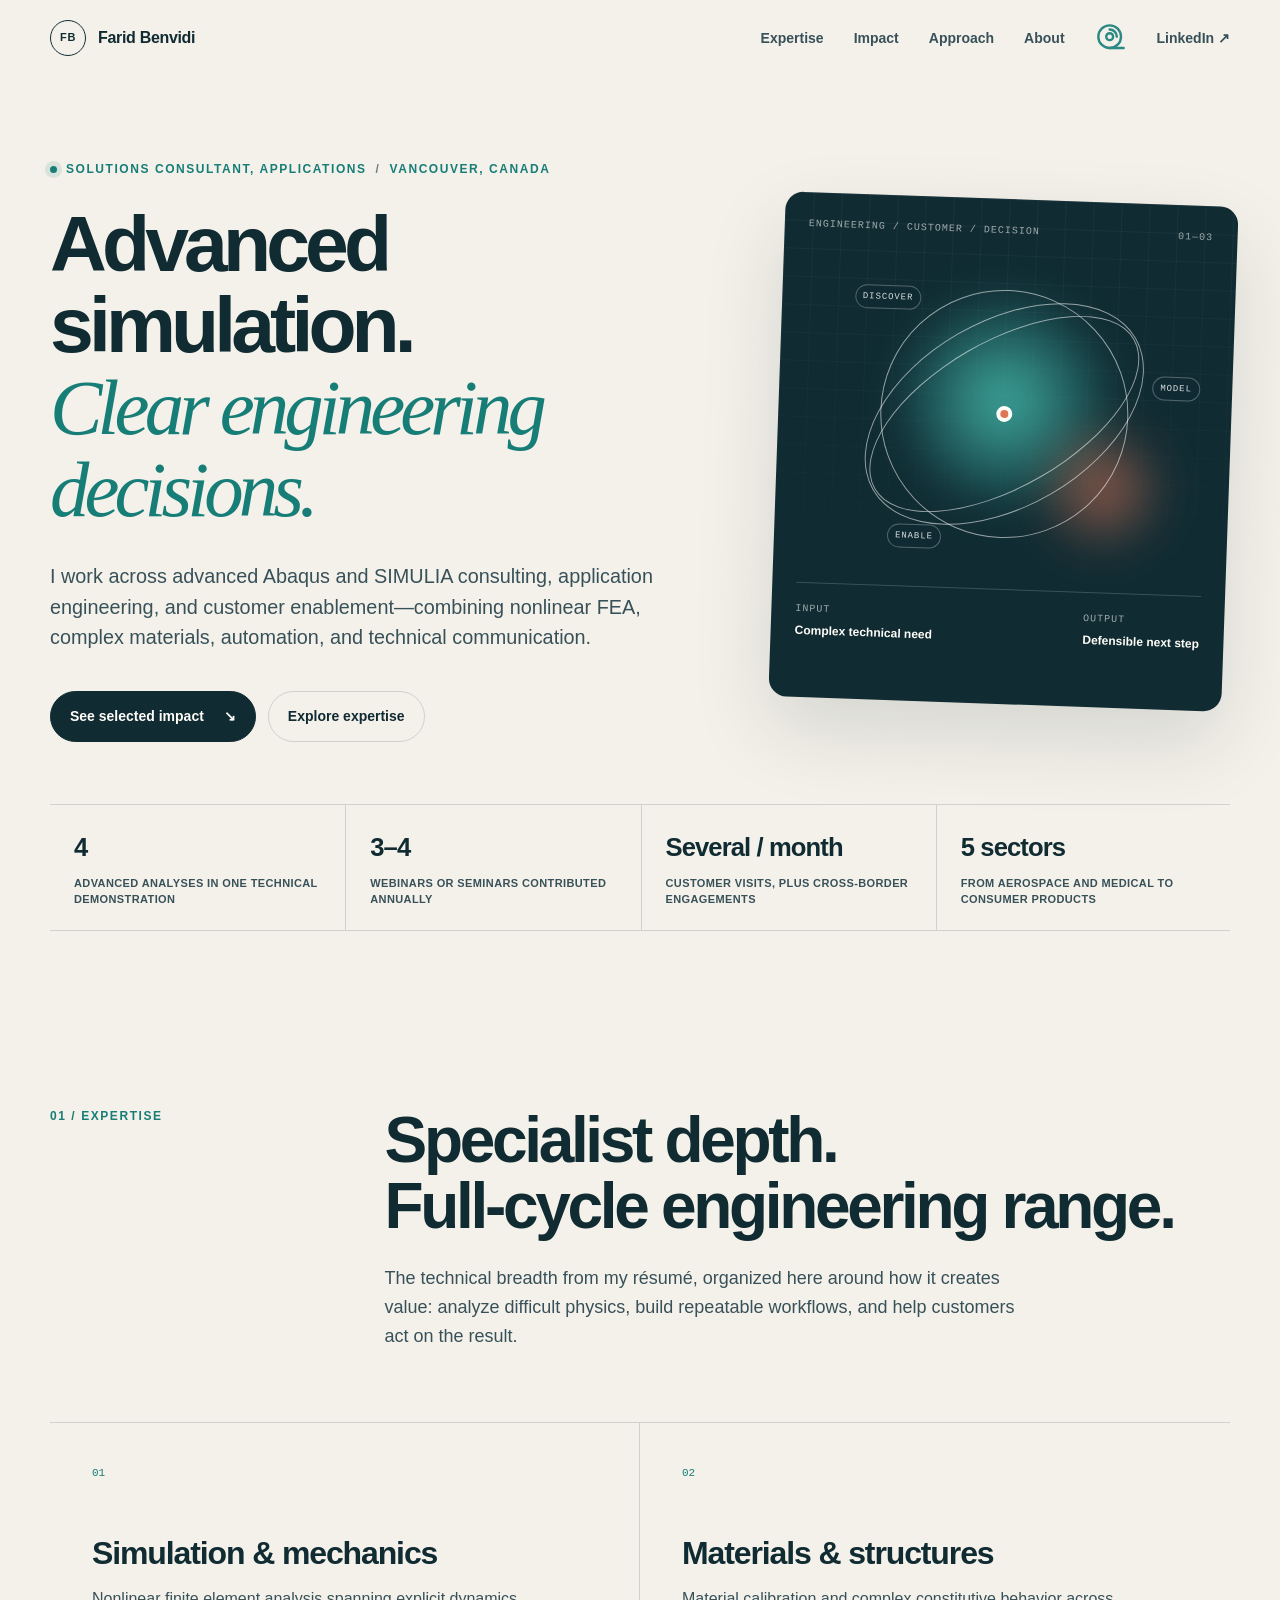
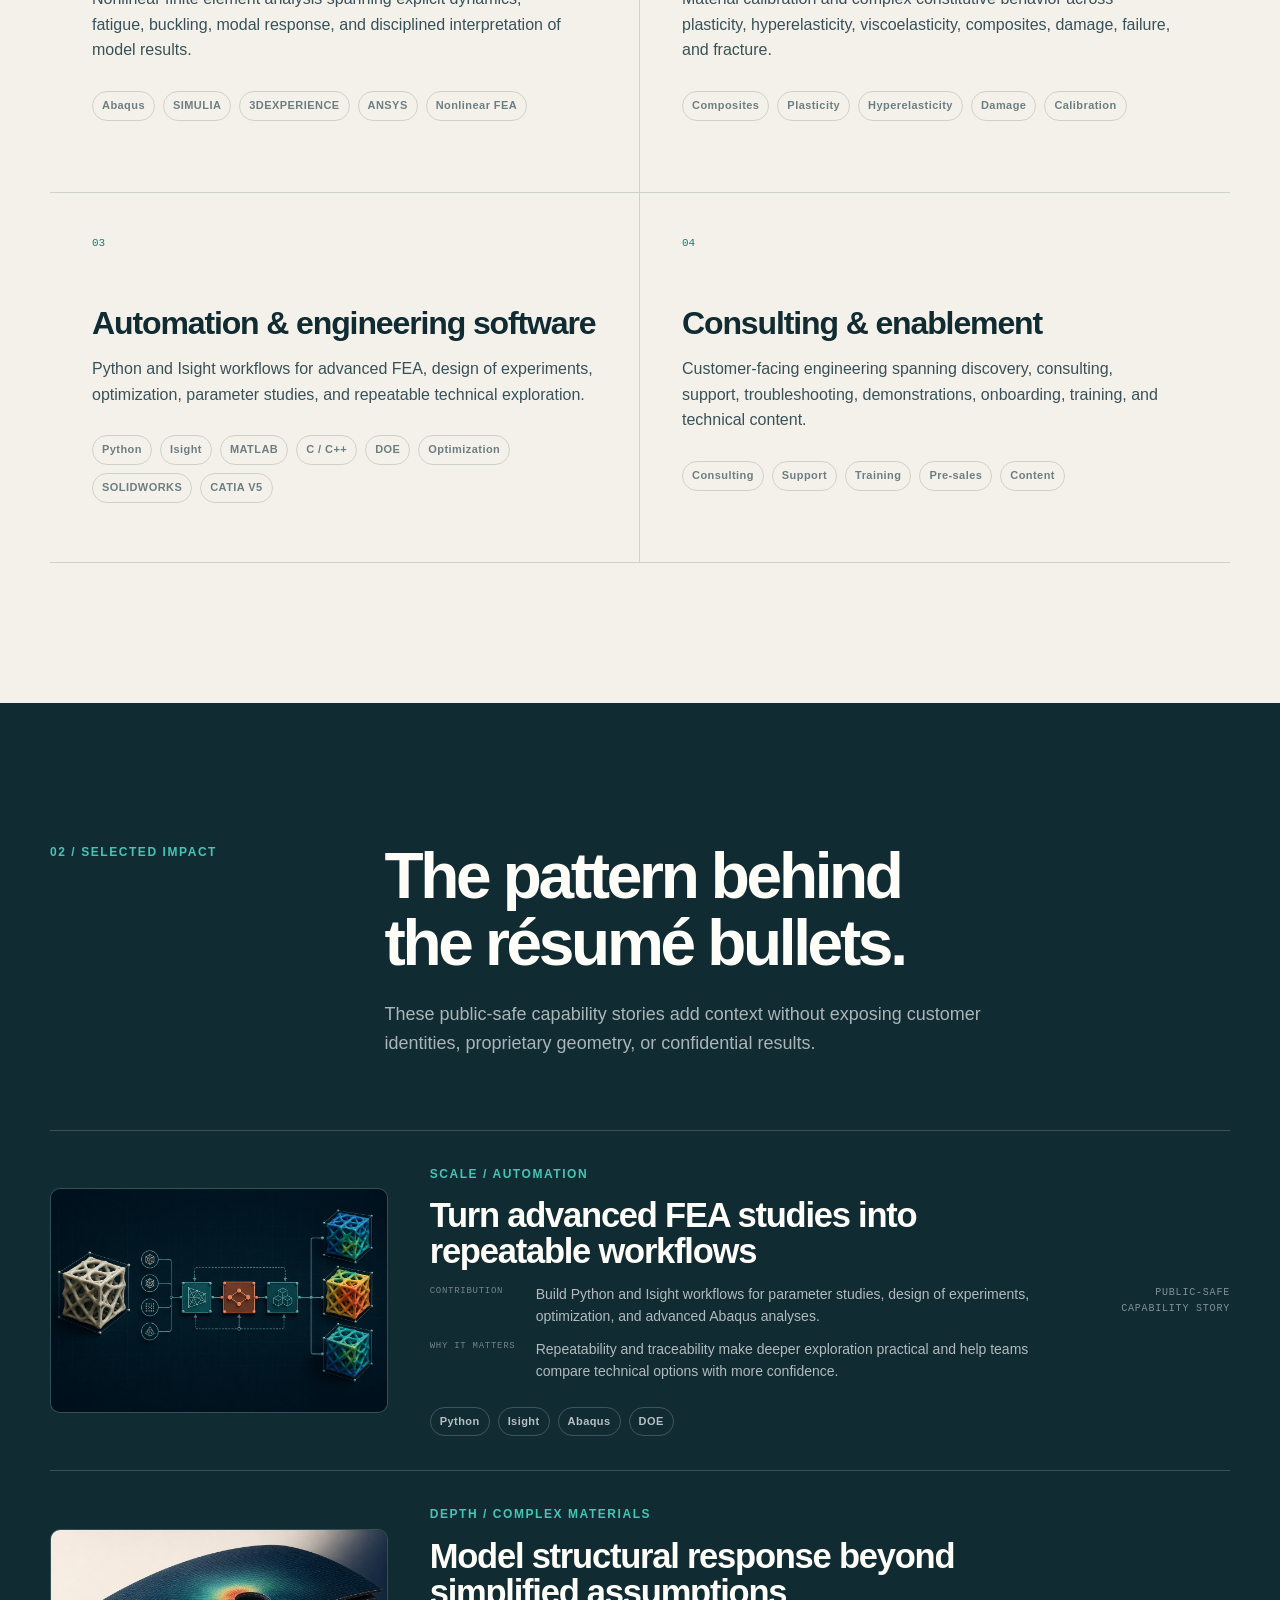
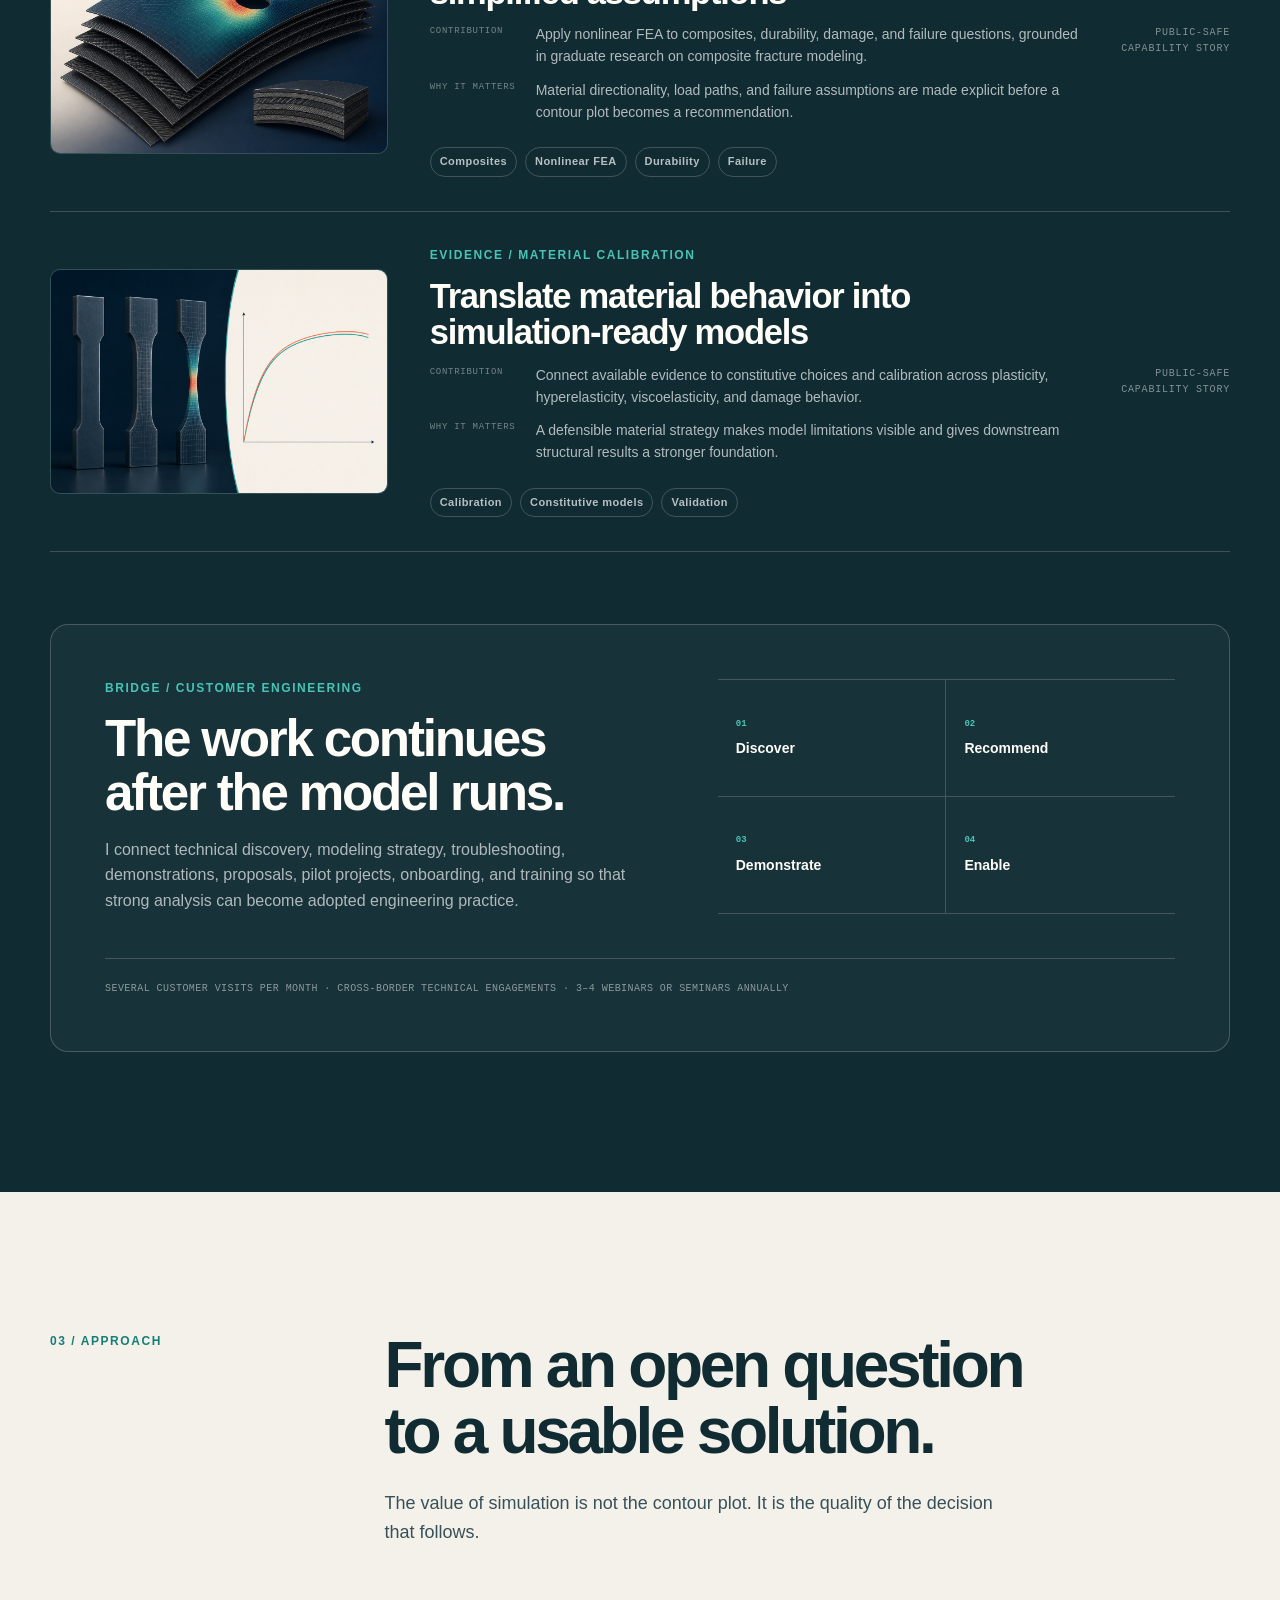
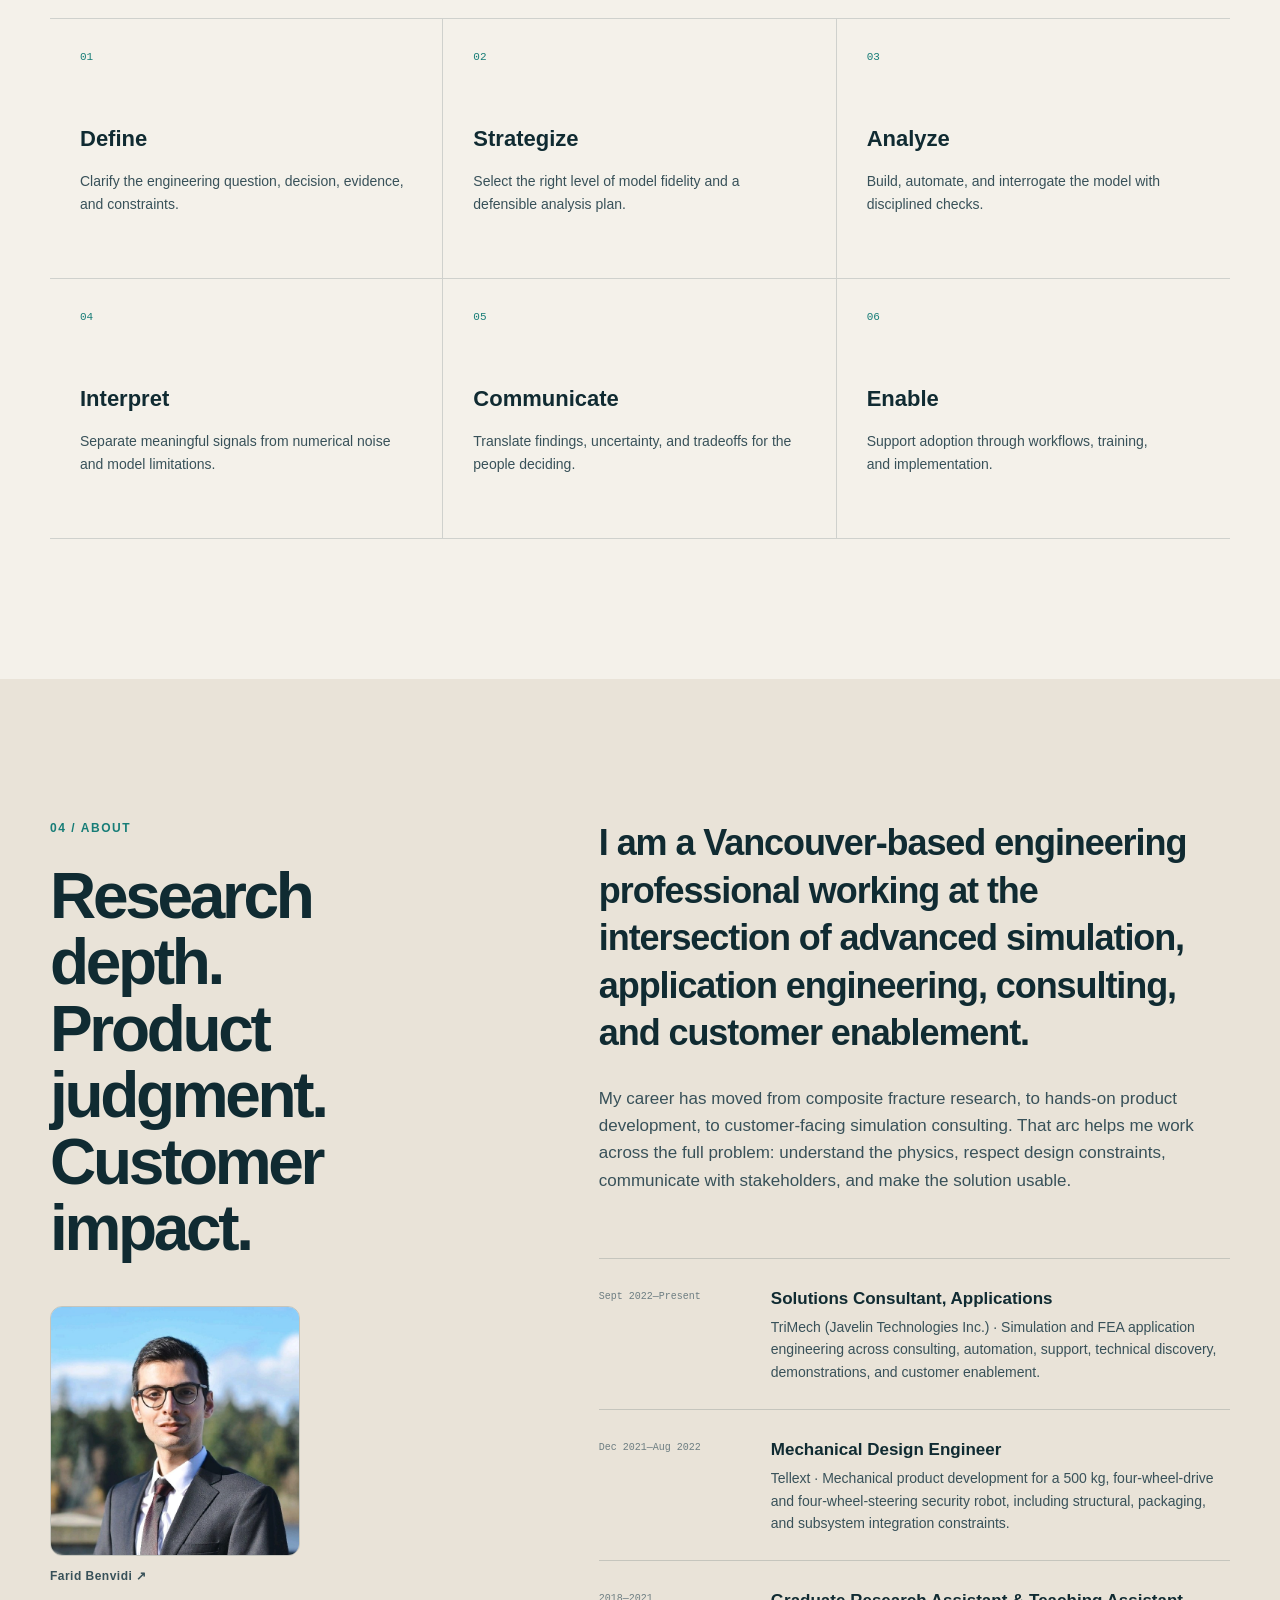
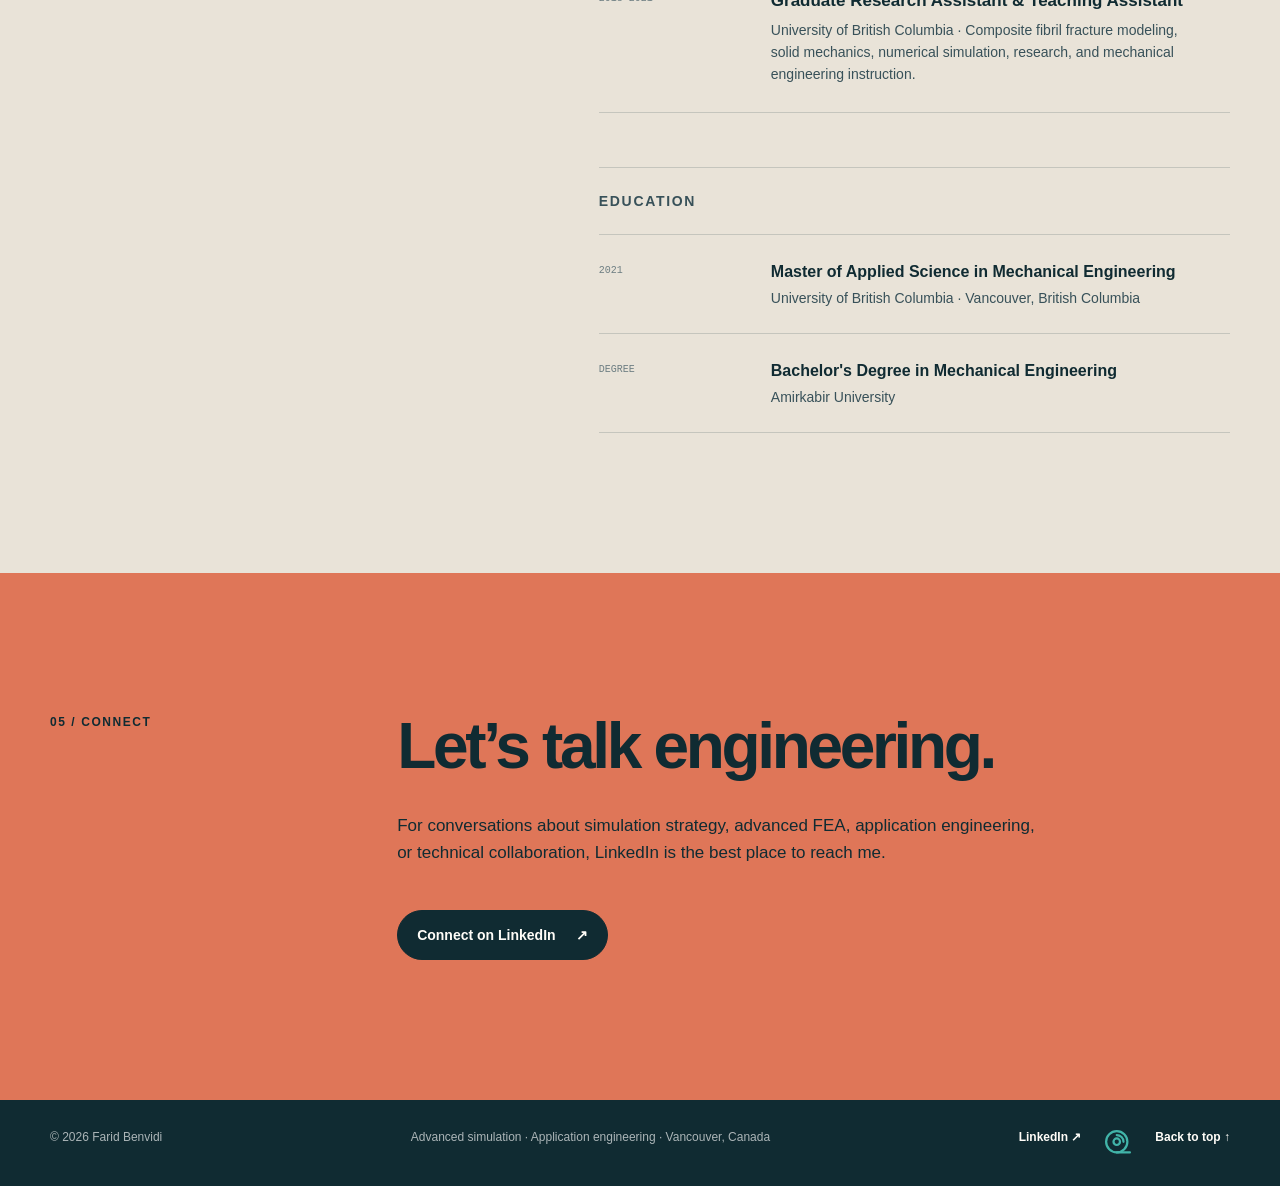
<file: index.html>
<!doctype html>
<html lang="en">
  <head>
    <meta charset="utf-8">
    <meta name="viewport" content="width=device-width, initial-scale=1">
    <meta name="theme-color" content="#f4f1ea">
    <meta name="color-scheme" content="light">
    <meta name="description" content="Farid Benvidi is a Solutions Consultant, Applications specializing in advanced Abaqus and SIMULIA consulting, nonlinear FEA, complex materials, simulation automation, and customer engineering.">
    <meta name="author" content="Farid Benvidi">
    <meta name="robots" content="index, follow">
    <link rel="icon" type="image/png" href="favicon.png">
    <link rel="canonical" href="https://faridbnv.github.io/">

    <meta property="og:type" content="website">
    <meta property="og:site_name" content="Farid Benvidi">
    <meta property="og:title" content="Farid Benvidi — Advanced Simulation &amp; Application Engineering">
    <meta property="og:description" content="Advanced FEA, automation, and customer engineering—from complex models to decisions teams can use.">
    <meta property="og:url" content="https://faridbnv.github.io/">
    <meta property="og:image" content="https://faridbnv.github.io/og-resume-aligned.png">
    <meta property="og:image:width" content="1536">
    <meta property="og:image:height" content="1024">
    <meta property="og:image:alt" content="Farid Benvidi — Advanced Simulation and Application Engineering">

    <meta name="twitter:card" content="summary_large_image">
    <meta name="twitter:title" content="Farid Benvidi — Advanced Simulation &amp; Application Engineering">
    <meta name="twitter:description" content="Advanced FEA, automation, and customer engineering—from complex models to decisions teams can use.">
    <meta name="twitter:image" content="https://faridbnv.github.io/og-resume-aligned.png">

    <title>Farid Benvidi — Advanced Simulation &amp; Application Engineering</title>
    <link rel="stylesheet" href="styles.css?v=20260825">
    <script type="application/ld+json">
      {
        "@context": "https://schema.org",
        "@type": "Person",
        "name": "Farid Benvidi",
        "url": "https://faridbnv.github.io/",
        "sameAs": ["https://www.linkedin.com/in/faridhb/"],
        "jobTitle": "Solutions Consultant, Applications",
        "worksFor": {
          "@type": "Organization",
          "name": "TriMech"
        },
        "homeLocation": {
          "@type": "Place",
          "name": "Vancouver, British Columbia, Canada"
        },
        "alumniOf": {
          "@type": "CollegeOrUniversity",
          "name": "University of British Columbia"
        },
        "knowsAbout": [
          "Finite element analysis",
          "Abaqus",
          "SIMULIA",
          "Nonlinear analysis",
          "Composite materials",
          "Material modeling",
          "Material calibration",
          "Simulation automation",
          "Python",
          "Isight",
          "Technical consulting",
          "Customer enablement"
        ]
      }
    </script>
  </head>
  <body>
    <a class="skip-link" href="#main-content">Skip to main content</a>

    <header class="site-header" data-header>
      <div class="shell header-inner">
        <a class="wordmark" href="#top" aria-label="Farid Benvidi, home">
          <span class="wordmark-mark" aria-hidden="true">FB</span>
          <span>Farid Benvidi</span>
        </a>

        <button class="menu-toggle" type="button" aria-expanded="false" aria-controls="site-nav" data-menu-toggle>
          <span class="sr-only">Toggle navigation</span>
          <span aria-hidden="true"></span>
          <span aria-hidden="true"></span>
        </button>

        <nav class="site-nav" id="site-nav" aria-label="Primary navigation" data-nav>
          <a href="#expertise">Expertise</a>
          <a href="#work">Impact</a>
          <a href="#approach">Approach</a>
          <a href="#about">About</a>
          <a class="quiet-link" href="/h2c-materials/" rel="nofollow" aria-label="H2C materials"><svg viewBox="0 0 24 24" width="32" height="32" fill="none" stroke="currentColor" stroke-width="1.8" stroke-linecap="round" aria-hidden="true"><circle cx="11" cy="11" r="8.5"/><circle cx="11" cy="11" r="2.6"/><path d="M11 5.6a5.4 5.4 0 0 1 5.4 5.4"/><path d="M11 19.5h10.5"/></svg></a>
          <a href="https://www.linkedin.com/in/faridhb/" target="_blank" rel="me noopener" aria-label="LinkedIn profile (opens in a new tab)">LinkedIn <span aria-hidden="true">↗</span></a>
        </nav>
      </div>
    </header>

    <main id="main-content">
      <section class="hero" id="top" aria-labelledby="hero-title">
        <div class="shell hero-grid">
          <div class="hero-copy reveal">
            <p class="eyebrow"><span class="status-dot" aria-hidden="true"></span> Solutions Consultant, Applications <span class="eyebrow-separator" aria-hidden="true">/</span> Vancouver, Canada</p>
            <h1 id="hero-title"><span>Advanced simulation.</span> <em>Clear engineering decisions.</em></h1>
            <p class="hero-lede">I work across advanced Abaqus and SIMULIA consulting, application engineering, and customer enablement—combining nonlinear FEA, complex materials, automation, and technical communication.</p>
            <div class="hero-actions">
              <a class="button button-primary" href="#work">See selected impact <span aria-hidden="true">↘</span></a>
              <a class="button button-quiet" href="#expertise">Explore expertise</a>
            </div>
          </div>

          <div class="hero-visual reveal" aria-label="A stylized engineering workflow from problem definition to deployable solution">
            <div class="technical-card">
              <div class="technical-card-top">
                <span>ENGINEERING / CUSTOMER / DECISION</span>
                <span>01—03</span>
              </div>
              <div class="field" aria-hidden="true">
                <div class="field-orbit orbit-one"></div>
                <div class="field-orbit orbit-two"></div>
                <div class="field-orbit orbit-three"></div>
                <div class="field-core"></div>
                <span class="field-label label-a">DISCOVER</span>
                <span class="field-label label-b">MODEL</span>
                <span class="field-label label-c">ENABLE</span>
              </div>
              <div class="technical-card-footer">
                <div><span>INPUT</span><strong>Complex technical need</strong></div>
                <div><span>OUTPUT</span><strong>Defensible next step</strong></div>
              </div>
            </div>
          </div>
        </div>

        <div class="shell proof-strip reveal" aria-label="Professional scope at a glance">
          <div class="proof-item"><strong>4</strong><span>advanced analyses in one technical demonstration</span></div>
          <div class="proof-item"><strong>3–4</strong><span>webinars or seminars contributed annually</span></div>
          <div class="proof-item"><strong>Several / month</strong><span>customer visits, plus cross-border engagements</span></div>
          <div class="proof-item"><strong>5 sectors</strong><span>from aerospace and medical to consumer products</span></div>
        </div>
      </section>

      <section class="section" id="expertise" aria-labelledby="expertise-title">
        <div class="shell">
          <div class="section-heading reveal">
            <p class="section-index">01 / Expertise</p>
            <div>
              <h2 id="expertise-title">Specialist depth.<br>Full-cycle engineering range.</h2>
              <p>The technical breadth from my résumé, organized here around how it creates value: analyze difficult physics, build repeatable workflows, and help customers act on the result.</p>
            </div>
          </div>

          <div class="expertise-grid">
            <article class="expertise-card reveal">
              <span class="card-number">01</span>
              <h3>Simulation &amp; mechanics</h3>
              <p>Nonlinear finite element analysis spanning explicit dynamics, fatigue, buckling, modal response, and disciplined interpretation of model results.</p>
              <ul class="tag-list" aria-label="Simulation and mechanics topics">
                <li>Abaqus</li><li>SIMULIA</li><li>3DEXPERIENCE</li><li>ANSYS</li><li>Nonlinear FEA</li>
              </ul>
            </article>

            <article class="expertise-card reveal">
              <span class="card-number">02</span>
              <h3>Materials &amp; structures</h3>
              <p>Material calibration and complex constitutive behavior across plasticity, hyperelasticity, viscoelasticity, composites, damage, failure, and fracture.</p>
              <ul class="tag-list" aria-label="Materials and structures topics">
                <li>Composites</li><li>Plasticity</li><li>Hyperelasticity</li><li>Damage</li><li>Calibration</li>
              </ul>
            </article>

            <article class="expertise-card reveal">
              <span class="card-number">03</span>
              <h3>Automation &amp; engineering software</h3>
              <p>Python and Isight workflows for advanced FEA, design of experiments, optimization, parameter studies, and repeatable technical exploration.</p>
              <ul class="tag-list" aria-label="Automation and optimization topics">
                <li>Python</li><li>Isight</li><li>MATLAB</li><li>C / C++</li><li>DOE</li><li>Optimization</li><li>SOLIDWORKS</li><li>CATIA V5</li>
              </ul>
            </article>

            <article class="expertise-card reveal">
              <span class="card-number">04</span>
              <h3>Consulting &amp; enablement</h3>
              <p>Customer-facing engineering spanning discovery, consulting, support, troubleshooting, demonstrations, onboarding, training, and technical content.</p>
              <ul class="tag-list" aria-label="Consulting and enablement topics">
                <li>Consulting</li><li>Support</li><li>Training</li><li>Pre-sales</li><li>Content</li>
              </ul>
            </article>
          </div>
        </div>
      </section>

      <section class="section section-ink" id="work" aria-labelledby="work-title">
        <div class="shell">
          <div class="section-heading section-heading-light reveal">
            <p class="section-index">02 / Selected impact</p>
            <div>
              <h2 id="work-title">The pattern behind<br>the résumé bullets.</h2>
              <p>These public-safe capability stories add context without exposing customer identities, proprietary geometry, or confidential results.</p>
            </div>
          </div>

          <div class="work-list">
            <article class="work-item reveal">
              <figure class="work-visual">
                <img src="assets/work-automation.jpg" alt="Generic simulation automation workflow connecting a parametric lattice model to several analysis outcomes" width="1200" height="800" loading="lazy" decoding="async">
              </figure>
              <div class="work-copy">
                <p class="work-meta">Scale / Automation</p>
                <h3>Turn advanced FEA studies into repeatable workflows</h3>
                <dl class="impact-details">
                  <div><dt>Contribution</dt><dd>Build Python and Isight workflows for parameter studies, design of experiments, optimization, and advanced Abaqus analyses.</dd></div>
                  <div><dt>Why it matters</dt><dd>Repeatability and traceability make deeper exploration practical and help teams compare technical options with more confidence.</dd></div>
                </dl>
                <ul class="tag-list tag-list-dark"><li>Python</li><li>Isight</li><li>Abaqus</li><li>DOE</li></ul>
              </div>
              <span class="work-status">Public-safe<br>capability story</span>
            </article>

            <article class="work-item reveal">
              <figure class="work-visual">
                <img src="assets/work-composites.jpg" alt="Generic exploded composite laminate with multiple ply orientations, finite-element mesh, and a localized stress concentration" width="1200" height="800" loading="lazy" decoding="async">
              </figure>
              <div class="work-copy">
                <p class="work-meta">Depth / Complex materials</p>
                <h3>Model structural response beyond simplified assumptions</h3>
                <dl class="impact-details">
                  <div><dt>Contribution</dt><dd>Apply nonlinear FEA to composites, durability, damage, and failure questions, grounded in graduate research on composite fracture modeling.</dd></div>
                  <div><dt>Why it matters</dt><dd>Material directionality, load paths, and failure assumptions are made explicit before a contour plot becomes a recommendation.</dd></div>
                </dl>
                <ul class="tag-list tag-list-dark"><li>Composites</li><li>Nonlinear FEA</li><li>Durability</li><li>Failure</li></ul>
              </div>
              <span class="work-status">Public-safe<br>capability story</span>
            </article>

            <article class="work-item reveal">
              <figure class="work-visual">
                <img src="assets/work-materials.jpg" alt="Generic tensile specimens with finite-element strain visualization and closely matched material-response curves" width="1200" height="800" loading="lazy" decoding="async">
              </figure>
              <div class="work-copy">
                <p class="work-meta">Evidence / Material calibration</p>
                <h3>Translate material behavior into simulation-ready models</h3>
                <dl class="impact-details">
                  <div><dt>Contribution</dt><dd>Connect available evidence to constitutive choices and calibration across plasticity, hyperelasticity, viscoelasticity, and damage behavior.</dd></div>
                  <div><dt>Why it matters</dt><dd>A defensible material strategy makes model limitations visible and gives downstream structural results a stronger foundation.</dd></div>
                </dl>
                <ul class="tag-list tag-list-dark"><li>Calibration</li><li>Constitutive models</li><li>Validation</li></ul>
              </div>
              <span class="work-status">Public-safe<br>capability story</span>
            </article>
          </div>

          <article class="enablement-panel reveal" aria-labelledby="enablement-title">
            <div>
              <p class="work-meta">Bridge / Customer engineering</p>
              <h3 id="enablement-title">The work continues after the model runs.</h3>
              <p>I connect technical discovery, modeling strategy, troubleshooting, demonstrations, proposals, pilot projects, onboarding, and training so that strong analysis can become adopted engineering practice.</p>
            </div>
            <ol class="enablement-flow" aria-label="Customer engineering lifecycle">
              <li><span>01</span>Discover</li>
              <li><span>02</span>Recommend</li>
              <li><span>03</span>Demonstrate</li>
              <li><span>04</span>Enable</li>
            </ol>
            <p class="enablement-proof">Several customer visits per month · Cross-border technical engagements · 3–4 webinars or seminars annually</p>
          </article>
        </div>
      </section>

      <section class="section" id="approach" aria-labelledby="approach-title">
        <div class="shell">
          <div class="section-heading reveal">
            <p class="section-index">03 / Approach</p>
            <div>
              <h2 id="approach-title">From an open question<br>to a usable solution.</h2>
              <p>The value of simulation is not the contour plot. It is the quality of the decision that follows.</p>
            </div>
          </div>

          <ol class="process" aria-label="Engineering workflow">
            <li class="reveal"><span>01</span><strong>Define</strong><p>Clarify the engineering question, decision, evidence, and constraints.</p></li>
            <li class="reveal"><span>02</span><strong>Strategize</strong><p>Select the right level of model fidelity and a defensible analysis plan.</p></li>
            <li class="reveal"><span>03</span><strong>Analyze</strong><p>Build, automate, and interrogate the model with disciplined checks.</p></li>
            <li class="reveal"><span>04</span><strong>Interpret</strong><p>Separate meaningful signals from numerical noise and model limitations.</p></li>
            <li class="reveal"><span>05</span><strong>Communicate</strong><p>Translate findings, uncertainty, and tradeoffs for the people deciding.</p></li>
            <li class="reveal"><span>06</span><strong>Enable</strong><p>Support adoption through workflows, training, and implementation.</p></li>
          </ol>
        </div>
      </section>

      <section class="section section-sand" id="about" aria-labelledby="about-title">
        <div class="shell about-grid">
          <div class="about-intro reveal">
            <p class="section-index">04 / About</p>
            <h2 id="about-title">Research depth.<br>Product judgment.<br>Customer impact.</h2>
            <a class="about-portrait" href="https://www.linkedin.com/in/faridhb/" target="_blank" rel="me noopener" aria-label="View Farid Benvidi on LinkedIn (opens in a new tab)">
              <img src="assets/farid-profile.jpg" alt="Portrait of Farid Benvidi" width="662" height="662" loading="lazy" decoding="async">
              <span>Farid Benvidi <span aria-hidden="true">↗</span></span>
            </a>
          </div>
          <div class="about-body reveal">
            <p class="about-lede">I am a Vancouver-based engineering professional working at the intersection of advanced simulation, application engineering, consulting, and customer enablement.</p>
            <p>My career has moved from composite fracture research, to hands-on product development, to customer-facing simulation consulting. That arc helps me work across the full problem: understand the physics, respect design constraints, communicate with stakeholders, and make the solution usable.</p>

            <div class="timeline" aria-label="Professional experience">
              <div class="timeline-item">
                <span>Sept 2022—Present</span>
                <div><strong>Solutions Consultant, Applications</strong><p>TriMech (Javelin Technologies Inc.) · Simulation and FEA application engineering across consulting, automation, support, technical discovery, demonstrations, and customer enablement.</p></div>
              </div>
              <div class="timeline-item">
                <span>Dec 2021—Aug 2022</span>
                <div><strong>Mechanical Design Engineer</strong><p>Tellext · Mechanical product development for a 500 kg, four-wheel-drive and four-wheel-steering security robot, including structural, packaging, and subsystem integration constraints.</p></div>
              </div>
              <div class="timeline-item">
                <span>2018—2021</span>
                <div><strong>Graduate Research Assistant &amp; Teaching Assistant</strong><p>University of British Columbia · Composite fibril fracture modeling, solid mechanics, numerical simulation, research, and mechanical engineering instruction.</p></div>
              </div>
            </div>

            <div class="education" aria-labelledby="education-title">
              <p class="education-label" id="education-title">Education</p>
              <div><span>2021</span><strong>Master of Applied Science in Mechanical Engineering</strong><p>University of British Columbia · Vancouver, British Columbia</p></div>
              <div><span>Degree</span><strong>Bachelor's Degree in Mechanical Engineering</strong><p>Amirkabir University</p></div>
            </div>
          </div>
        </div>
      </section>

      <section class="contact" aria-labelledby="contact-title">
        <div class="shell contact-inner reveal">
          <p class="section-index">05 / Connect</p>
          <h2 id="contact-title">Let’s talk engineering.</h2>
          <p>For conversations about simulation strategy, advanced FEA, application engineering, or technical collaboration, LinkedIn is the best place to reach me.</p>
          <a class="button button-primary" href="https://www.linkedin.com/in/faridhb/" target="_blank" rel="me noopener">Connect on LinkedIn <span aria-hidden="true">↗</span></a>
        </div>
      </section>
    </main>

    <footer class="site-footer">
      <div class="shell footer-inner">
        <p>© <span data-year>2026</span> Farid Benvidi</p>
        <p>Advanced simulation · Application engineering · Vancouver, Canada</p>
        <div class="footer-links">
          <a href="https://www.linkedin.com/in/faridhb/" target="_blank" rel="me noopener">LinkedIn <span aria-hidden="true">↗</span></a>
          <a class="quiet-link" href="/h2c-materials/" rel="nofollow" aria-label="H2C materials">
            <svg viewBox="0 0 24 24" width="30" height="30" fill="none" stroke="currentColor" stroke-width="1.8" stroke-linecap="round" aria-hidden="true"><circle cx="11" cy="11" r="8.5"/><circle cx="11" cy="11" r="2.6"/><path d="M11 5.6a5.4 5.4 0 0 1 5.4 5.4"/><path d="M11 19.5h10.5"/></svg>
          </a>
          <a href="#top">Back to top <span aria-hidden="true">↑</span></a>
        </div>
      </div>
    </footer>

    <script src="script.js?v=20260825" defer></script>
  </body>
</html>
</file>
<file: styles.css>
:root {
  --paper: #f4f1ea;
  --paper-deep: #e9e3d8;
  --white: #fffdf8;
  --ink: #102b32;
  --ink-soft: #385159;
  --ink-muted: #6d7e82;
  --line: rgba(16, 43, 50, 0.16);
  --teal: #177d77;
  --teal-bright: #48c4b6;
  --coral: #df7658;
  --lime: #c4db78;
  --shell: min(1180px, calc(100% - 48px));
  --radius: 18px;
  --shadow: 0 32px 80px rgba(10, 34, 40, 0.13);
}

* {
  box-sizing: border-box;
}

html {
  scroll-behavior: smooth;
  scroll-padding-top: 92px;
}

body {
  margin: 0;
  background: var(--paper);
  color: var(--ink);
  font-family: Inter, ui-sans-serif, -apple-system, BlinkMacSystemFont, "Segoe UI", sans-serif;
  font-size: 16px;
  line-height: 1.6;
  text-rendering: optimizeLegibility;
  -webkit-font-smoothing: antialiased;
}

a {
  color: inherit;
  text-decoration: none;
}

button,
a {
  -webkit-tap-highlight-color: transparent;
}

:focus-visible {
  outline: 3px solid var(--coral);
  outline-offset: 4px;
}

.shell {
  width: var(--shell);
  margin-inline: auto;
}

.sr-only {
  position: absolute;
  width: 1px;
  height: 1px;
  padding: 0;
  margin: -1px;
  overflow: hidden;
  clip: rect(0, 0, 0, 0);
  white-space: nowrap;
  border: 0;
}

.skip-link {
  position: fixed;
  z-index: 1000;
  top: 12px;
  left: 12px;
  padding: 10px 14px;
  background: var(--ink);
  color: white;
  transform: translateY(-160%);
  transition: transform 180ms ease;
}

.skip-link:focus {
  transform: translateY(0);
}

.site-header {
  position: fixed;
  z-index: 100;
  inset: 0 0 auto;
  background: rgba(244, 241, 234, 0.88);
  border-bottom: 1px solid transparent;
  backdrop-filter: blur(18px);
  -webkit-backdrop-filter: blur(18px);
  transition: border-color 200ms ease, background 200ms ease;
}

.site-header.is-scrolled {
  border-color: var(--line);
  background: rgba(244, 241, 234, 0.96);
}

.header-inner {
  min-height: 76px;
  display: flex;
  align-items: center;
  justify-content: space-between;
  gap: 32px;
}

.wordmark {
  display: inline-flex;
  align-items: center;
  gap: 12px;
  font-weight: 750;
  letter-spacing: -0.02em;
}

.wordmark-mark {
  width: 36px;
  height: 36px;
  display: grid;
  place-items: center;
  border: 1px solid var(--ink);
  border-radius: 50%;
  font-size: 11px;
  letter-spacing: 0.06em;
}

.site-nav {
  display: flex;
  align-items: center;
  gap: 30px;
}

.site-nav a {
  position: relative;
  color: var(--ink-soft);
  font-size: 14px;
  font-weight: 650;
}

.site-nav a::after {
  position: absolute;
  content: "";
  right: 0;
  bottom: -8px;
  left: 0;
  height: 1px;
  background: var(--ink);
  transform: scaleX(0);
  transform-origin: right;
  transition: transform 200ms ease;
}

.site-nav a:hover::after,
.site-nav a:focus-visible::after {
  transform: scaleX(1);
  transform-origin: left;
}

.menu-toggle {
  display: none;
  width: 44px;
  height: 44px;
  padding: 0;
  border: 1px solid var(--line);
  border-radius: 50%;
  background: transparent;
}

.menu-toggle span:not(.sr-only) {
  display: block;
  width: 16px;
  height: 1px;
  margin: 5px auto;
  background: var(--ink);
  transition: transform 180ms ease;
}

.hero {
  min-height: 100svh;
  padding: 156px 0 36px;
  overflow: hidden;
}

.hero-grid {
  display: grid;
  grid-template-columns: minmax(0, 1.16fr) minmax(350px, 0.84fr);
  align-items: center;
  gap: clamp(48px, 8vw, 116px);
  min-height: 590px;
}

.eyebrow,
.section-index,
.work-meta {
  margin: 0 0 24px;
  color: var(--teal);
  font-size: 12px;
  font-weight: 800;
  letter-spacing: 0.13em;
  text-transform: uppercase;
}

.eyebrow {
  display: flex;
  align-items: center;
  flex-wrap: wrap;
  gap: 9px;
}

.eyebrow-separator {
  color: var(--ink-muted);
}

.status-dot {
  width: 7px;
  height: 7px;
  border-radius: 50%;
  background: var(--teal);
  box-shadow: 0 0 0 5px rgba(23, 125, 119, 0.12);
}

h1,
h2,
h3,
p {
  text-wrap: pretty;
}

h1,
h2,
h3 {
  margin-top: 0;
  line-height: 1.04;
}

h1 {
  max-width: 760px;
  margin-bottom: 30px;
  font-size: clamp(52px, 6.15vw, 88px);
  font-weight: 680;
  letter-spacing: -0.062em;
}

h1 span,
h1 em {
  display: block;
}

h1 em {
  color: var(--teal);
  font-family: Georgia, "Times New Roman", serif;
  font-weight: 400;
}

.hero-lede {
  max-width: 650px;
  margin: 0;
  color: var(--ink-soft);
  font-size: clamp(18px, 1.55vw, 22px);
  line-height: 1.55;
}

.hero-actions {
  display: flex;
  flex-wrap: wrap;
  gap: 12px;
  margin-top: 38px;
}

.button {
  min-height: 50px;
  display: inline-flex;
  align-items: center;
  justify-content: center;
  gap: 20px;
  padding: 13px 19px;
  border: 1px solid var(--ink);
  border-radius: 999px;
  font-size: 14px;
  font-weight: 750;
  transition: transform 180ms ease, background 180ms ease, color 180ms ease;
}

.button:hover {
  transform: translateY(-2px);
}

.button-primary {
  background: var(--ink);
  color: var(--white);
}

.button-primary:hover {
  background: var(--teal);
  border-color: var(--teal);
}

.button-quiet {
  border-color: var(--line);
}

.button-quiet:hover {
  border-color: var(--ink);
}

.technical-card {
  position: relative;
  min-height: 505px;
  padding: 24px;
  overflow: hidden;
  background: var(--ink);
  border-radius: var(--radius);
  color: var(--white);
  box-shadow: var(--shadow);
  transform: rotate(2deg);
}

.technical-card::before {
  position: absolute;
  content: "";
  inset: 0;
  background-image: linear-gradient(rgba(255,255,255,0.045) 1px, transparent 1px), linear-gradient(90deg, rgba(255,255,255,0.045) 1px, transparent 1px);
  background-size: 28px 28px;
  mask-image: linear-gradient(to bottom, black, transparent 85%);
}

.technical-card-top,
.technical-card-footer {
  position: relative;
  z-index: 2;
  display: flex;
  justify-content: space-between;
  gap: 20px;
  color: rgba(255,255,255,0.6);
  font-family: ui-monospace, SFMono-Regular, Menlo, monospace;
  font-size: 10px;
  letter-spacing: 0.1em;
}

.field {
  position: relative;
  height: 350px;
}

.field::before,
.field::after {
  position: absolute;
  content: "";
  border-radius: 50%;
  filter: blur(20px);
}

.field::before {
  width: 220px;
  height: 220px;
  top: 52px;
  left: 50%;
  background: radial-gradient(circle, rgba(72,196,182,0.85), rgba(23,125,119,0.08) 70%);
  transform: translateX(-50%);
}

.field::after {
  width: 140px;
  height: 140px;
  right: 8%;
  bottom: 34px;
  background: radial-gradient(circle, rgba(223,118,88,0.65), transparent 70%);
}

.field-orbit {
  position: absolute;
  z-index: 1;
  top: 50%;
  left: 50%;
  border: 1px solid rgba(255,255,255,0.55);
  border-radius: 50%;
  transform: translate(-50%, -50%);
}

.orbit-one { width: 248px; height: 248px; }
.orbit-two { width: 186px; height: 304px; transform: translate(-50%, -50%) rotate(58deg); }
.orbit-three { width: 300px; height: 146px; transform: translate(-50%, -50%) rotate(-32deg); }

.field-core {
  position: absolute;
  z-index: 2;
  top: 50%;
  left: 50%;
  width: 16px;
  height: 16px;
  border: 4px solid var(--white);
  border-radius: 50%;
  background: var(--coral);
  transform: translate(-50%, -50%);
}

.field-label {
  position: absolute;
  z-index: 2;
  padding: 4px 7px;
  background: rgba(16,43,50,0.7);
  border: 1px solid rgba(255,255,255,0.28);
  border-radius: 99px;
  color: rgba(255,255,255,0.84);
  font-family: ui-monospace, SFMono-Regular, Menlo, monospace;
  font-size: 9px;
  letter-spacing: 0.1em;
}

.label-a { top: 50px; left: 12%; }
.label-b { top: 132px; right: 2%; }
.label-c { bottom: 38px; left: 22%; }

.technical-card-footer {
  border-top: 1px solid rgba(255,255,255,0.18);
  padding-top: 18px;
}

.technical-card-footer div {
  display: grid;
  gap: 4px;
}

.technical-card-footer strong {
  color: var(--white);
  font-family: Inter, ui-sans-serif, sans-serif;
  font-size: 12px;
  letter-spacing: 0;
}

.proof-strip {
  display: grid;
  grid-template-columns: repeat(4, 1fr);
  gap: 1px;
  margin-top: 58px;
  border-block: 1px solid var(--line);
}

.proof-item {
  min-height: 118px;
  display: grid;
  align-content: center;
  gap: 8px;
  padding: 22px 24px;
}

.proof-item + .proof-item {
  border-left: 1px solid var(--line);
}

.proof-item strong {
  color: var(--ink);
  font-size: clamp(20px, 2vw, 28px);
  font-weight: 690;
  letter-spacing: -0.035em;
}

.proof-item span {
  color: var(--ink-soft);
  font-size: 11px;
  font-weight: 700;
  line-height: 1.45;
  letter-spacing: 0.035em;
  text-transform: uppercase;
}

.section {
  padding: 140px 0;
}

.section-heading {
  display: grid;
  grid-template-columns: minmax(150px, 0.32fr) 1fr;
  gap: 64px;
  align-items: start;
  margin-bottom: 72px;
}

.section-heading h2,
.about-intro h2,
.contact h2 {
  margin-bottom: 24px;
  font-size: clamp(42px, 5vw, 70px);
  font-weight: 620;
  letter-spacing: -0.052em;
}

.section-heading > div > p {
  max-width: 650px;
  margin: 0;
  color: var(--ink-soft);
  font-size: 18px;
}

.expertise-grid {
  display: grid;
  grid-template-columns: repeat(2, minmax(0, 1fr));
  border-top: 1px solid var(--line);
}

.expertise-card {
  position: relative;
  min-height: 370px;
  padding: 42px 42px 34px;
  border-bottom: 1px solid var(--line);
}

.expertise-card:nth-child(odd) {
  border-right: 1px solid var(--line);
}

.expertise-card::after {
  position: absolute;
  content: "";
  inset: 0;
  z-index: -1;
  background: var(--white);
  transform: scaleY(0);
  transform-origin: bottom;
  transition: transform 320ms cubic-bezier(.2,.8,.2,1);
}

.expertise-card:hover::after {
  transform: scaleY(1);
}

.card-number {
  display: block;
  margin-bottom: 54px;
  color: var(--teal);
  font-family: ui-monospace, SFMono-Regular, Menlo, monospace;
  font-size: 11px;
}

.expertise-card h3 {
  margin-bottom: 16px;
  font-size: clamp(25px, 2.5vw, 34px);
  letter-spacing: -0.035em;
}

.expertise-card p {
  max-width: 540px;
  margin: 0 0 28px;
  color: var(--ink-soft);
}

.tag-list {
  display: flex;
  flex-wrap: wrap;
  gap: 8px;
  margin: 0;
  padding: 0;
  list-style: none;
}

.tag-list li {
  padding: 5px 9px;
  border: 1px solid var(--line);
  border-radius: 999px;
  color: var(--ink-muted);
  font-size: 11px;
  font-weight: 700;
  letter-spacing: 0.04em;
}

.section-ink {
  background: var(--ink);
  color: var(--white);
}

.section-heading-light .section-index {
  color: var(--teal-bright);
}

.section-heading-light > div > p {
  color: rgba(255,255,255,0.65);
}

.work-list {
  border-top: 1px solid rgba(255,255,255,0.18);
}

.work-item {
  display: grid;
  grid-template-columns: 0.52fr 1fr auto;
  gap: 42px;
  align-items: center;
  padding: 34px 0;
  border-bottom: 1px solid rgba(255,255,255,0.18);
}

.work-visual {
  position: relative;
  aspect-ratio: 3 / 2;
  margin: 0;
  overflow: hidden;
  border: 1px solid rgba(255,255,255,0.12);
  border-radius: 10px;
  background: #173840;
}

.work-visual img {
  width: 100%;
  height: 100%;
  display: block;
  object-fit: cover;
  transition: transform 500ms cubic-bezier(.2,.7,.2,1), filter 300ms ease;
}

.work-item:hover .work-visual img {
  transform: scale(1.025);
  filter: saturate(1.08);
}

.work-meta {
  margin-bottom: 14px;
  color: var(--teal-bright);
}

.work-copy h3 {
  max-width: 620px;
  margin-bottom: 14px;
  font-size: clamp(25px, 2.7vw, 38px);
  font-weight: 580;
  letter-spacing: -0.036em;
}

.work-copy > p:not(.work-meta) {
  max-width: 620px;
  margin: 0 0 22px;
  color: rgba(255,255,255,0.64);
}

.impact-details {
  display: grid;
  gap: 12px;
  margin: 0 0 24px;
}

.impact-details div {
  display: grid;
  grid-template-columns: 92px 1fr;
  gap: 14px;
}

.impact-details dt {
  color: rgba(255,255,255,0.42);
  font-family: ui-monospace, SFMono-Regular, Menlo, monospace;
  font-size: 9px;
  letter-spacing: 0.08em;
  text-transform: uppercase;
}

.impact-details dd {
  margin: 0;
  color: rgba(255,255,255,0.68);
  font-size: 14px;
  line-height: 1.55;
}

.tag-list-dark li {
  border-color: rgba(255,255,255,0.2);
  color: rgba(255,255,255,0.7);
}

.work-status {
  max-width: 120px;
  color: rgba(255,255,255,0.48);
  font-family: ui-monospace, SFMono-Regular, Menlo, monospace;
  font-size: 10px;
  letter-spacing: 0.08em;
  text-align: right;
  text-transform: uppercase;
}

.enablement-panel {
  display: grid;
  grid-template-columns: minmax(0, 1.08fr) minmax(360px, 0.92fr);
  gap: 44px 76px;
  margin-top: 72px;
  padding: 54px;
  border: 1px solid rgba(255,255,255,0.2);
  border-radius: var(--radius);
  background: rgba(255,255,255,0.035);
}

.enablement-panel h3 {
  max-width: 650px;
  margin-bottom: 18px;
  font-size: clamp(32px, 4vw, 52px);
  font-weight: 580;
  letter-spacing: -0.044em;
}

.enablement-panel > div > p:last-child {
  max-width: 650px;
  margin: 0;
  color: rgba(255,255,255,0.66);
}

.enablement-flow {
  display: grid;
  grid-template-columns: repeat(2, minmax(0, 1fr));
  margin: 0;
  padding: 0;
  border-top: 1px solid rgba(255,255,255,0.18);
  list-style: none;
}

.enablement-flow li {
  min-height: 96px;
  display: grid;
  align-content: center;
  gap: 6px;
  padding: 18px;
  border-right: 1px solid rgba(255,255,255,0.18);
  border-bottom: 1px solid rgba(255,255,255,0.18);
  font-size: 14px;
  font-weight: 700;
}

.enablement-flow li:nth-child(even) {
  border-right: 0;
}

.enablement-flow span {
  color: var(--teal-bright);
  font-family: ui-monospace, SFMono-Regular, Menlo, monospace;
  font-size: 9px;
}

.enablement-proof {
  grid-column: 1 / -1;
  margin: 0;
  padding-top: 22px;
  border-top: 1px solid rgba(255,255,255,0.18);
  color: rgba(255,255,255,0.5);
  font-family: ui-monospace, SFMono-Regular, Menlo, monospace;
  font-size: 10px;
  letter-spacing: 0.045em;
  text-transform: uppercase;
}

.process {
  display: grid;
  grid-template-columns: repeat(3, minmax(0, 1fr));
  margin: 0;
  padding: 0;
  border-top: 1px solid var(--line);
  list-style: none;
}

.process li {
  min-height: 260px;
  padding: 30px 30px 40px;
  border-right: 1px solid var(--line);
  border-bottom: 1px solid var(--line);
}

.process li:nth-child(3n) { border-right: 0; }
.process span { display: block; margin-bottom: 54px; color: var(--teal); font-family: ui-monospace, SFMono-Regular, Menlo, monospace; font-size: 11px; }
.process strong { display: block; margin-bottom: 14px; font-size: 22px; }
.process p { margin: 0; color: var(--ink-soft); font-size: 14px; }

.section-sand {
  background: var(--paper-deep);
}

.about-grid {
  display: grid;
  grid-template-columns: 0.8fr 1.2fr;
  gap: clamp(60px, 10vw, 150px);
}

.about-intro {
  position: sticky;
  top: 126px;
  align-self: start;
}

.about-portrait {
  width: min(250px, 78%);
  display: grid;
  gap: 11px;
  margin-top: 44px;
  color: var(--ink-soft);
  font-size: 12px;
  font-weight: 750;
  letter-spacing: 0.04em;
}

.about-portrait img {
  width: 100%;
  height: auto;
  display: block;
  aspect-ratio: 1;
  object-fit: cover;
  border: 1px solid var(--line);
  border-radius: 12px;
  filter: saturate(0.88) contrast(1.02);
  transition: filter 240ms ease, transform 240ms ease;
}

.about-portrait:hover img {
  filter: saturate(1) contrast(1.02);
  transform: translateY(-3px);
}

.about-lede {
  margin: 0 0 28px;
  font-size: clamp(24px, 3vw, 36px);
  font-weight: 560;
  line-height: 1.32;
  letter-spacing: -0.03em;
}

.about-body > p:not(.about-lede) {
  margin: 0;
  color: var(--ink-soft);
  font-size: 17px;
}

.timeline {
  margin-top: 64px;
  border-top: 1px solid var(--line);
}

.timeline-item {
  display: grid;
  grid-template-columns: 142px 1fr;
  gap: 30px;
  padding: 26px 0;
  border-bottom: 1px solid var(--line);
}

.timeline-item > span {
  padding-top: 4px;
  color: var(--ink-muted);
  font-family: ui-monospace, SFMono-Regular, Menlo, monospace;
  font-size: 10px;
}

.timeline-item strong { display: block; margin-bottom: 4px; font-size: 17px; }
.timeline-item p { margin: 0; color: var(--ink-soft); font-size: 14px; }

.education {
  margin-top: 54px;
  border-top: 1px solid var(--line);
}

.education-label {
  margin: 0;
  padding: 22px 0;
  border-bottom: 1px solid var(--line);
  color: var(--teal);
  font-size: 11px;
  font-weight: 800;
  letter-spacing: 0.12em;
  text-transform: uppercase;
}

.education > div {
  display: grid;
  grid-template-columns: 142px 1fr;
  gap: 2px 30px;
  padding: 24px 0;
  border-bottom: 1px solid var(--line);
}

.education span {
  grid-row: 1 / span 2;
  padding-top: 4px;
  color: var(--ink-muted);
  font-family: ui-monospace, SFMono-Regular, Menlo, monospace;
  font-size: 10px;
  text-transform: uppercase;
}

.education strong {
  font-size: 16px;
}

.education p {
  margin: 0;
  color: var(--ink-soft);
  font-size: 14px;
}

.contact {
  padding: 140px 0;
  background: var(--coral);
  color: var(--ink);
}

.contact-inner {
  display: grid;
  grid-template-columns: 0.34fr 1fr;
  gap: 32px 64px;
  align-items: start;
}

.contact .section-index {
  grid-row: 1 / span 3;
  color: var(--ink);
}

.contact h2 {
  max-width: 850px;
  margin: 0;
}

.contact p:not(.section-index) {
  max-width: 650px;
  margin: 0;
  font-size: 17px;
}

.contact .button {
  width: max-content;
  margin-top: 12px;
}

.site-footer {
  padding: 28px 0;
  background: var(--ink);
  color: rgba(255,255,255,0.65);
}

.footer-inner {
  display: flex;
  justify-content: space-between;
  gap: 24px;
  font-size: 12px;
}

.footer-inner p { margin: 0; }
.footer-inner a { color: var(--white); font-weight: 700; }
.footer-inner a.quiet-link {
  display: inline-flex;
  align-items: center;
  color: var(--teal-bright);
  opacity: 0.9;
  transition: opacity 200ms ease;
}
.footer-inner a.quiet-link:hover,
.footer-inner a.quiet-link:focus-visible { opacity: 1; }

.site-nav a.quiet-link {
  display: inline-flex;
  align-items: center;
  color: var(--teal);
  opacity: 0.9;
  transition: opacity 200ms ease;
}
.site-nav a.quiet-link::after { display: none; }
.site-nav a.quiet-link:hover,
.site-nav a.quiet-link:focus-visible { opacity: 1; }

.footer-links {
  display: flex;
  gap: 22px;
}

.reveal {
  opacity: 0;
  transform: translateY(22px);
  transition: opacity 650ms ease, transform 650ms cubic-bezier(.2,.7,.2,1);
}

.reveal.is-visible {
  opacity: 1;
  transform: translateY(0);
}

@media (max-width: 900px) {
  :root { --shell: min(100% - 36px, 720px); }
  .hero { padding-top: 128px; }
  .hero-grid { grid-template-columns: 1fr; min-height: auto; }
  .hero-copy { max-width: 720px; }
  .hero-visual { width: min(100%, 520px); }
  .technical-card { min-height: 460px; transform: none; }
  .section-heading { grid-template-columns: 1fr; gap: 16px; }
  .work-item { grid-template-columns: 0.48fr 1fr; }
  .work-status { display: none; }
  .enablement-panel { grid-template-columns: 1fr; padding: 42px; }
  .about-grid { grid-template-columns: 1fr; }
  .about-intro { position: static; }
  .contact-inner { grid-template-columns: 1fr; }
  .contact .section-index { grid-row: auto; }
}

@media (max-width: 680px) {
  :root { --shell: min(100% - 28px, 540px); }
  .header-inner { min-height: 68px; }
  .menu-toggle { display: block; }
  .site-nav {
    position: absolute;
    top: calc(100% + 1px);
    right: 0;
    left: 0;
    display: grid;
    gap: 0;
    padding: 8px 14px 18px;
    background: rgba(244, 241, 234, 0.98);
    border-bottom: 1px solid var(--line);
    transform: translateY(-130%);
    opacity: 0;
    visibility: hidden;
    transition: transform 200ms ease, opacity 200ms ease, visibility 200ms;
  }
  .site-nav.is-open { transform: translateY(0); opacity: 1; visibility: visible; }
  .site-nav a { padding: 13px 4px; }
  .menu-toggle[aria-expanded="true"] span:nth-of-type(1) { transform: translateY(3px) rotate(45deg); }
  .menu-toggle[aria-expanded="true"] span:nth-of-type(2) { transform: translateY(-3px) rotate(-45deg); }
  .hero { min-height: auto; padding: 118px 0 28px; }
  .hero-grid { gap: 54px; }
  h1 { font-size: clamp(48px, 15vw, 68px); }
  .hero-actions { display: grid; }
  .button { width: 100%; }
  .technical-card { min-height: 420px; padding: 18px; }
  .field { height: 305px; }
  .orbit-one { width: 210px; height: 210px; }
  .orbit-two { width: 160px; height: 250px; }
  .orbit-three { width: 250px; height: 128px; }
  .technical-card-footer { gap: 10px; }
  .technical-card-footer div:last-child { text-align: right; }
  .proof-strip { grid-template-columns: repeat(2, 1fr); margin-top: 44px; }
  .proof-item { min-height: 106px; padding-inline: 18px; }
  .proof-item:nth-child(3) { border-left: 0; border-top: 1px solid var(--line); }
  .proof-item:nth-child(4) { border-top: 1px solid var(--line); }
  .section { padding: 92px 0; }
  .section-heading { margin-bottom: 48px; }
  .expertise-grid { grid-template-columns: 1fr; }
  .expertise-card { min-height: 0; padding: 32px 6px; }
  .expertise-card:nth-child(odd) { border-right: 0; }
  .card-number { margin-bottom: 34px; }
  .work-item { grid-template-columns: 1fr; gap: 24px; padding: 28px 0 40px; }
  .work-visual { min-height: 170px; }
  .impact-details div { grid-template-columns: 1fr; gap: 3px; }
  .enablement-panel { gap: 34px; margin-top: 48px; padding: 30px 22px; }
  .enablement-proof { line-height: 1.7; }
  .process { grid-template-columns: 1fr; }
  .process li { min-height: 0; padding-inline: 4px; border-right: 0; }
  .process span { margin-bottom: 32px; }
  .timeline-item { grid-template-columns: 1fr; gap: 10px; }
  .education > div { grid-template-columns: 1fr; gap: 4px; }
  .education span { grid-row: auto; }
  .contact { padding: 92px 0; }
  .contact .button { width: 100%; }
  .footer-inner { flex-direction: column; }
  .footer-links { justify-content: space-between; }
}

@media (prefers-reduced-motion: reduce) {
  html { scroll-behavior: auto; }
  *, *::before, *::after { animation-duration: 0.01ms !important; animation-iteration-count: 1 !important; transition-duration: 0.01ms !important; }
  .reveal { opacity: 1; transform: none; }
}

@media print {
  .site-header, .hero-visual, .proof-strip, .contact, .site-footer { display: none; }
  body { background: white; color: black; }
  .hero { min-height: 0; padding: 32px 0; }
  .section, .section-ink, .section-sand { padding: 40px 0; background: white; color: black; }
  .reveal { opacity: 1; transform: none; }
}
</file>
